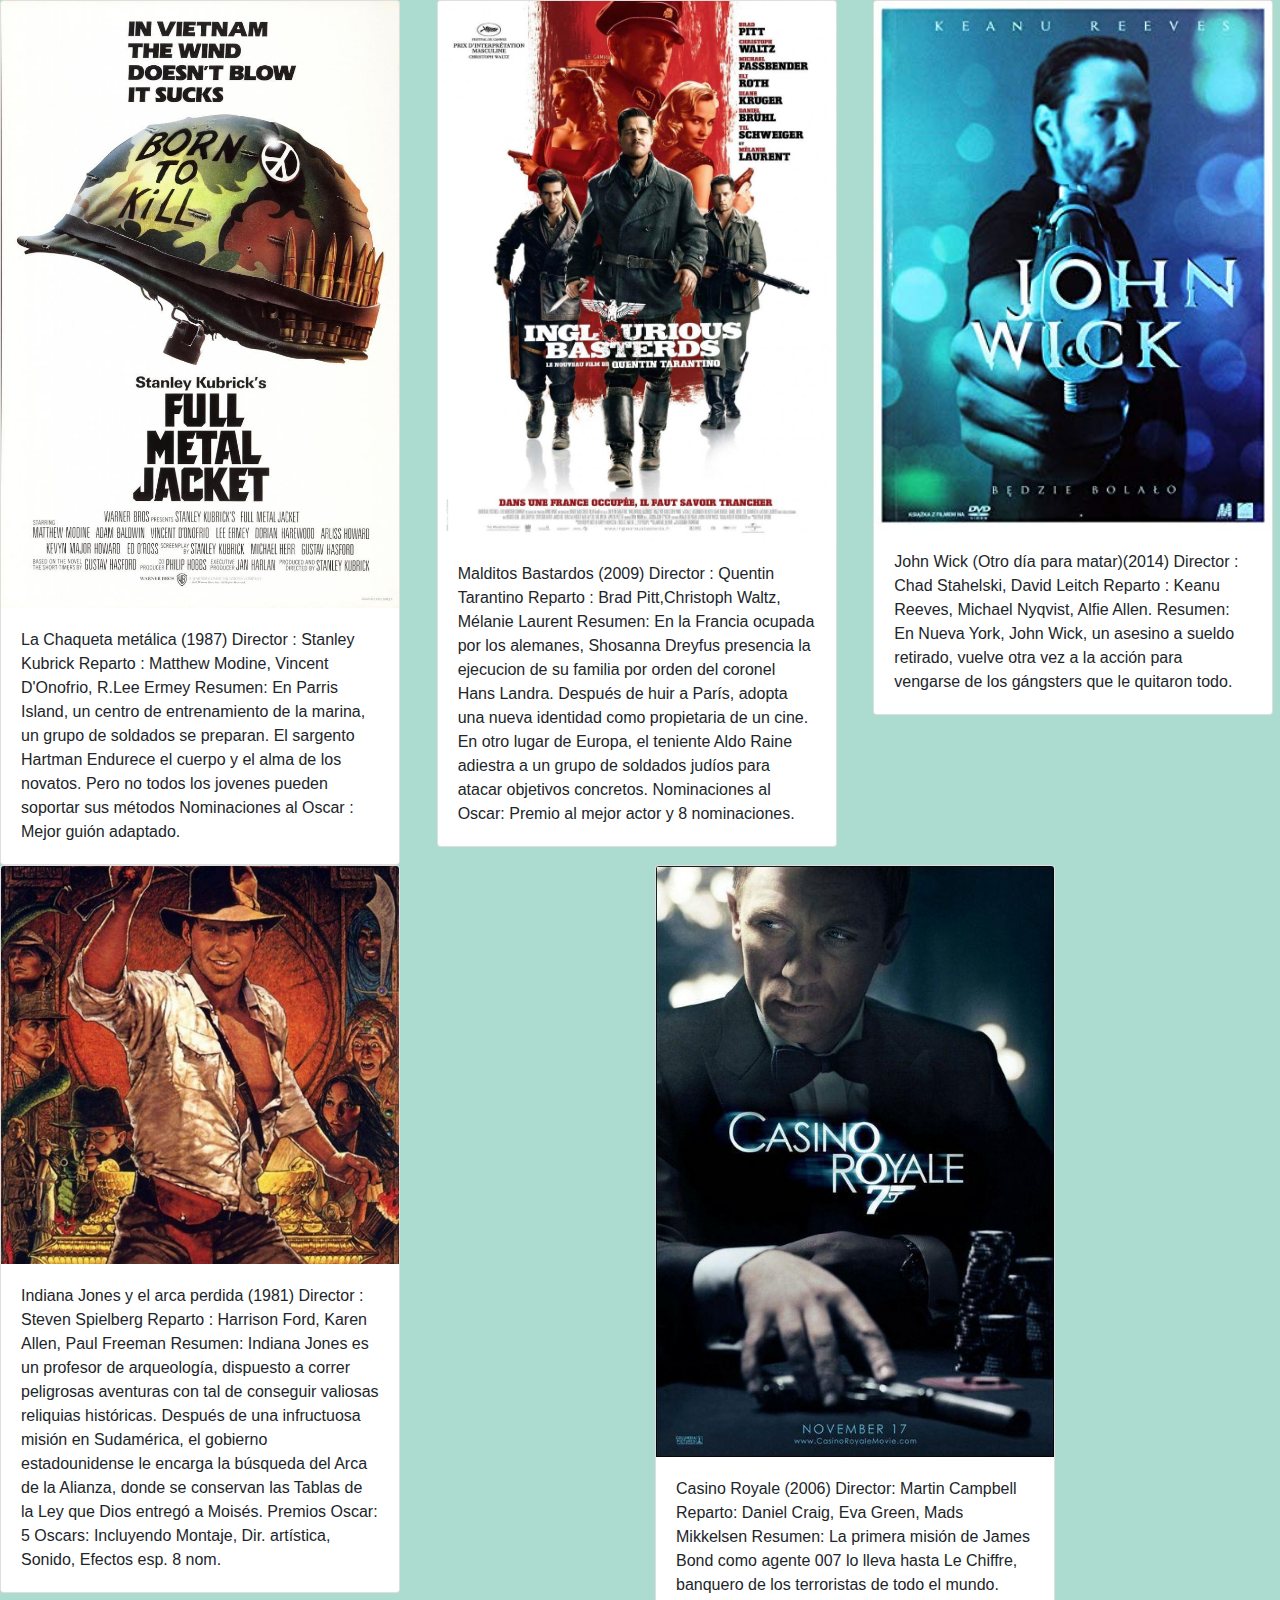
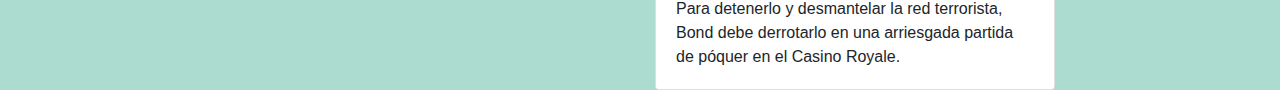
<file: Ana4627.github.io-master/Accion.html>
<!doctype html>
<html lang="es">

<head>
    <meta charset="UTF-8">
    <meta name="viewport" content="width=device-width, user-scalable=no, initial-scale=1.0, maximum-scale=1.0, minimum-scale=1.0">
    <meta http-equiv="X-UA-Compatible" content="ie=edge">
    <title>Acción - Movies La-La</title>
    <link rel="stylesheet" href="https://stackpath.bootstrapcdn.com/bootstrap/4.4.1/css/bootstrap.min.css" integrity="sha384-Vkoo8x4CGsO3+Hhxv8T/Q5PaXtkKtu6ug5TOeNV6gBiFeWPGFN9MuhOf23Q9Ifjh" crossorigin="anonymous">
    <!-- Referencia a la hoja de estilos CSS -->
    <link type="text/css" rel="stylesheet" href="css/styles.css" />
</head>

<body class="fondo">
  <div class="container2">
  <div class="row">
    <div class=col-4>
    <div class="card" style="width: 25rem;">
        <img src="img/la chaqueta metalica.jpg" class="card-img-top" alt="La chaqueta metalica">
        <div class="card-body">
          <p class="card-text">La Chaqueta metálica (1987)
            Director : Stanley Kubrick
            Reparto : Matthew Modine, Vincent D'Onofrio, R.Lee Ermey
            Resumen: En Parris Island, un centro de entrenamiento de la marina, un grupo de soldados se preparan. El sargento Hartman Endurece el cuerpo y el alma de los novatos. Pero no todos los jovenes pueden soportar sus métodos
            Nominaciones al Oscar : Mejor guión adaptado.</p>
        </div>
      </div>
    </div>  
    <div class=col-4>
      <div class="card" style="width: 25rem;">
          <img src="img/malditos bastardos.jpg" class="card-img-top" alt="malditos bastardos">
          <div class="card-body">
            <p class="card-text">Malditos Bastardos (2009)
              Director : Quentin Tarantino
              Reparto : Brad Pitt,Christoph Waltz, Mélanie Laurent
              Resumen: En la Francia ocupada por los alemanes, Shosanna Dreyfus presencia la ejecucion de su familia por orden del coronel Hans Landra. Después de huir a París, adopta una nueva identidad como propietaria de un cine.
              En otro lugar de Europa, el teniente Aldo Raine adiestra a un grupo de soldados judíos para atacar objetivos concretos.
              Nominaciones al Oscar: Premio al mejor actor y 8 nominaciones.</p>
          </div>
      </div>
    </div> 
    <div class=col-4>
        <div class="card" style="width: 25rem;">
            <img src="img/John wick.jpg" class="card-img-top" alt="john Wick">
            <div class="card-body">
              <p class="card-text">John Wick (Otro día para matar)(2014)
                Director : Chad Stahelski, David Leitch
                Reparto : Keanu Reeves, Michael Nyqvist, Alfie Allen.
                Resumen: En Nueva York, John Wick, un asesino a sueldo retirado, vuelve otra vez a la acción para vengarse de los gángsters que le quitaron todo.
                </p>
            </div>
        </div>
      </div> 
  </div>
  </div>
 
  <div class="container3">
    <div class="row">
      <div class=col-6>
      <div class="card" style="width: 25rem;">
          <img src="img/indiana jones.jpg" class="card-img-top" alt="Indiana Jones">
          <div class="card-body">
            <p class="card-text"> Indiana Jones y el arca perdida (1981)
              Director : Steven Spielberg
              Reparto :  Harrison Ford, Karen Allen, Paul Freeman
              Resumen: Indiana Jones es un profesor de arqueología, dispuesto a correr peligrosas aventuras con tal de conseguir valiosas reliquias históricas. Después de una infructuosa misión en Sudamérica, el gobierno estadounidense le encarga la búsqueda del Arca de la Alianza, donde se conservan las Tablas de la Ley que Dios entregó a Moisés. 
              Premios Oscar: 5 Oscars: Incluyendo Montaje, Dir. artística, Sonido, Efectos esp. 8 nom.
              </p>
            </div>
          </div>
        </div> 
        <div class=col-6>
            <div class="card" style="width: 25rem;">
                <img src="img/casino royale.jpg" class="card-img-top" alt="Casino Royale">
                <div class="card-body">
                  <p class="card-text"> Casino Royale (2006)
                    Director: Martin Campbell
                    Reparto:  Daniel Craig, Eva Green, Mads Mikkelsen
                    Resumen: La primera misión de James Bond  como agente 007 lo lleva hasta Le Chiffre, banquero de los terroristas de todo el mundo. Para detenerlo y desmantelar la red terrorista, Bond debe derrotarlo en una arriesgada partida de póquer en el Casino Royale.
                    </p>
                  </div>
                </div>
              </div> 
          </div>
          </div> 


</body>
</html>
</file>
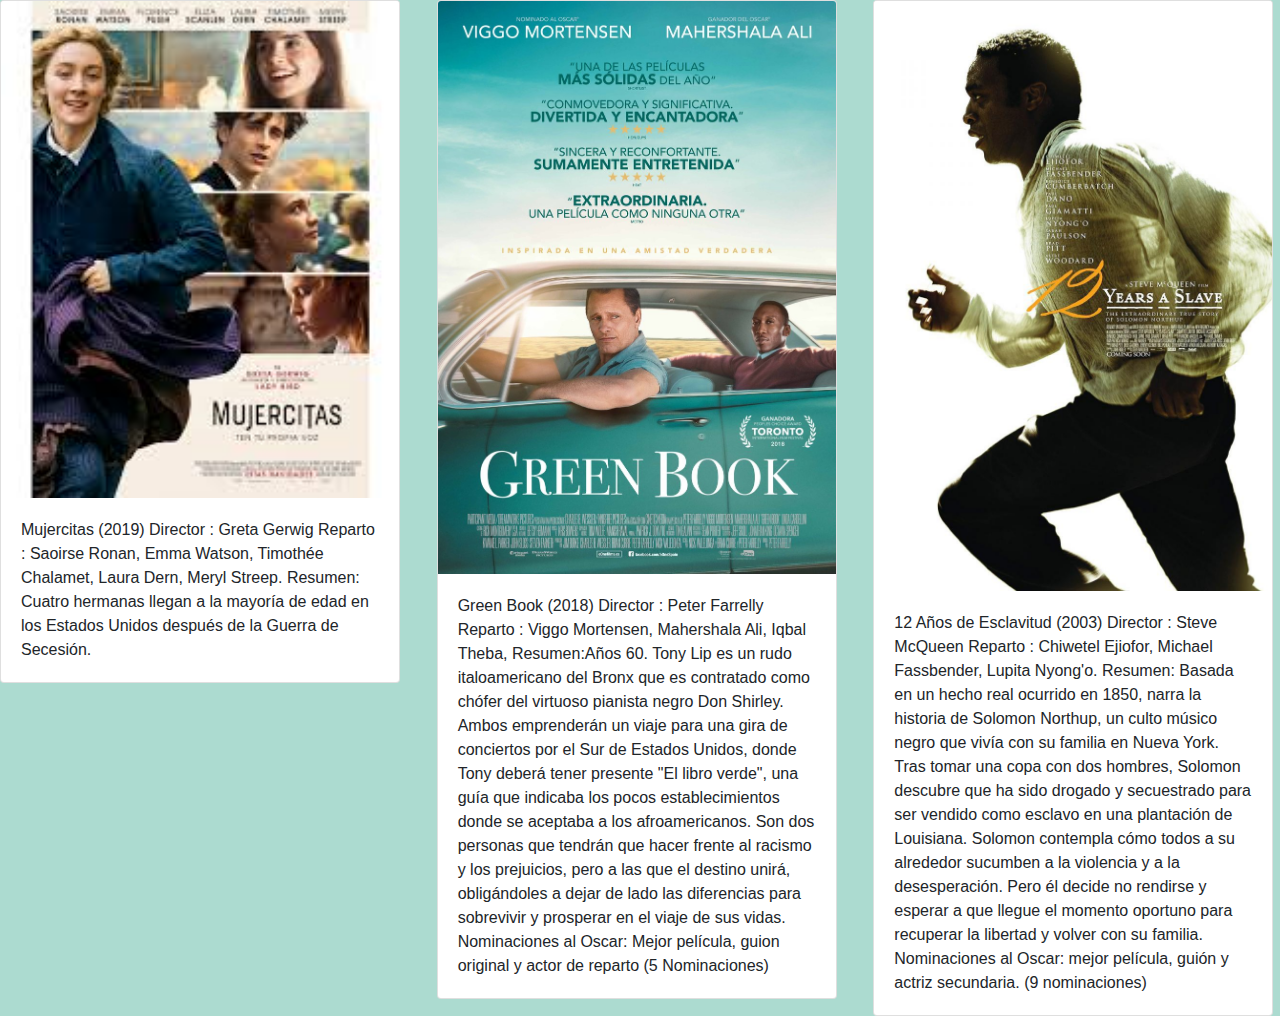
<file: Ana4627.github.io-master/drama.html>
<!doctype html>
<html lang="es">

<head>
    <meta charset="UTF-8">
    <meta name="viewport" content="width=device-width, user-scalable=no, initial-scale=1.0, maximum-scale=1.0, minimum-scale=1.0">
    <meta http-equiv="X-UA-Compatible" content="ie=edge">
    <title>Acción - Movies La-La</title>
    <link rel="stylesheet" href="https://stackpath.bootstrapcdn.com/bootstrap/4.4.1/css/bootstrap.min.css" integrity="sha384-Vkoo8x4CGsO3+Hhxv8T/Q5PaXtkKtu6ug5TOeNV6gBiFeWPGFN9MuhOf23Q9Ifjh" crossorigin="anonymous">
    <!-- Referencia a la hoja de estilos CSS -->
    <link type="text/css" rel="stylesheet" href="css/styles.css" />
</head>

<body class="fondo">
  <div class="container2">
  <div class="row">
    <div class=col-4>
    <div class="card" style="width: 25rem;">
        <img src="img/mujercitas.jpg" class="card-img-top" alt="Mujercitas">
        <div class="card-body">
          <p class="card-text">Mujercitas (2019)
            Director : Greta Gerwig
            Reparto : Saoirse Ronan, Emma Watson, Timothée Chalamet, Laura Dern, Meryl Streep.
            Resumen: Cuatro hermanas llegan a la mayoría de edad en los Estados Unidos después de la Guerra de Secesión.</p>
        </div>
      </div>
    </div>  
    <div class=col-4>
      <div class="card" style="width: 25rem;">
          <img src="img/green book.jpg" class="card-img-top" alt="green book">
          <div class="card-body">
            <p class="card-text">Green Book (2018)
              Director : Peter Farrelly
              Reparto : Viggo Mortensen, Mahershala Ali, Iqbal Theba,
              Resumen:Años 60. Tony Lip es un rudo italoamericano del Bronx que es contratado como chófer del virtuoso pianista negro Don Shirley. Ambos emprenderán un viaje para una gira de conciertos por el Sur de Estados Unidos, donde Tony deberá tener presente "El libro verde",
               una guía que indicaba los pocos establecimientos donde se aceptaba a los afroamericanos. Son dos personas que tendrán que hacer frente al racismo y los prejuicios, pero a las que el destino unirá, obligándoles a dejar de lado las diferencias para sobrevivir y prosperar en el viaje de sus vidas. 
              Nominaciones al Oscar:  Mejor película, guion original y actor de reparto (5 Nominaciones)</p>
          </div>
      </div>
    </div> 
    <div class=col-4>
        <div class="card" style="width: 25rem;">
          <img src="img/12ade.jpg" class="card-img-top" alt="12 Años de Esclavitud">
            <div class="card-body">
              <p class="card-text">12 Años de Esclavitud (2003)
                Director : Steve McQueen
                Reparto : Chiwetel Ejiofor, Michael Fassbender, Lupita Nyong'o.
                Resumen: Basada en un hecho real ocurrido en 1850, narra la historia de Solomon Northup, un culto músico negro que vivía con su familia en Nueva York.
                Tras tomar una copa con dos hombres, Solomon descubre que ha sido drogado y secuestrado para ser vendido como esclavo en una plantación de Louisiana. Solomon contempla cómo todos a su alrededor sucumben a la violencia y a la desesperación.
                Pero él decide no rendirse y esperar a que llegue el momento oportuno para recuperar la libertad y volver con su familia. 
                Nominaciones al Oscar:  mejor película, guión y actriz secundaria. (9 nominaciones)
                </p>
            </div>
        </div>
      </div> 
  </div>
  </div>
</body>
</html>
</file>
<file: Ana4627.github.io-master/css/styles.css>
h1{ 
    text-align: center;
    background-color: rgb(172, 219, 208);
    font-family: fantasy;
}
h3{
    background-color: ghostwhite;
    color: black;
    font-family: fantasy;
}
.fondo{
    background-color: rgb(172, 219, 208);
}
</file>
